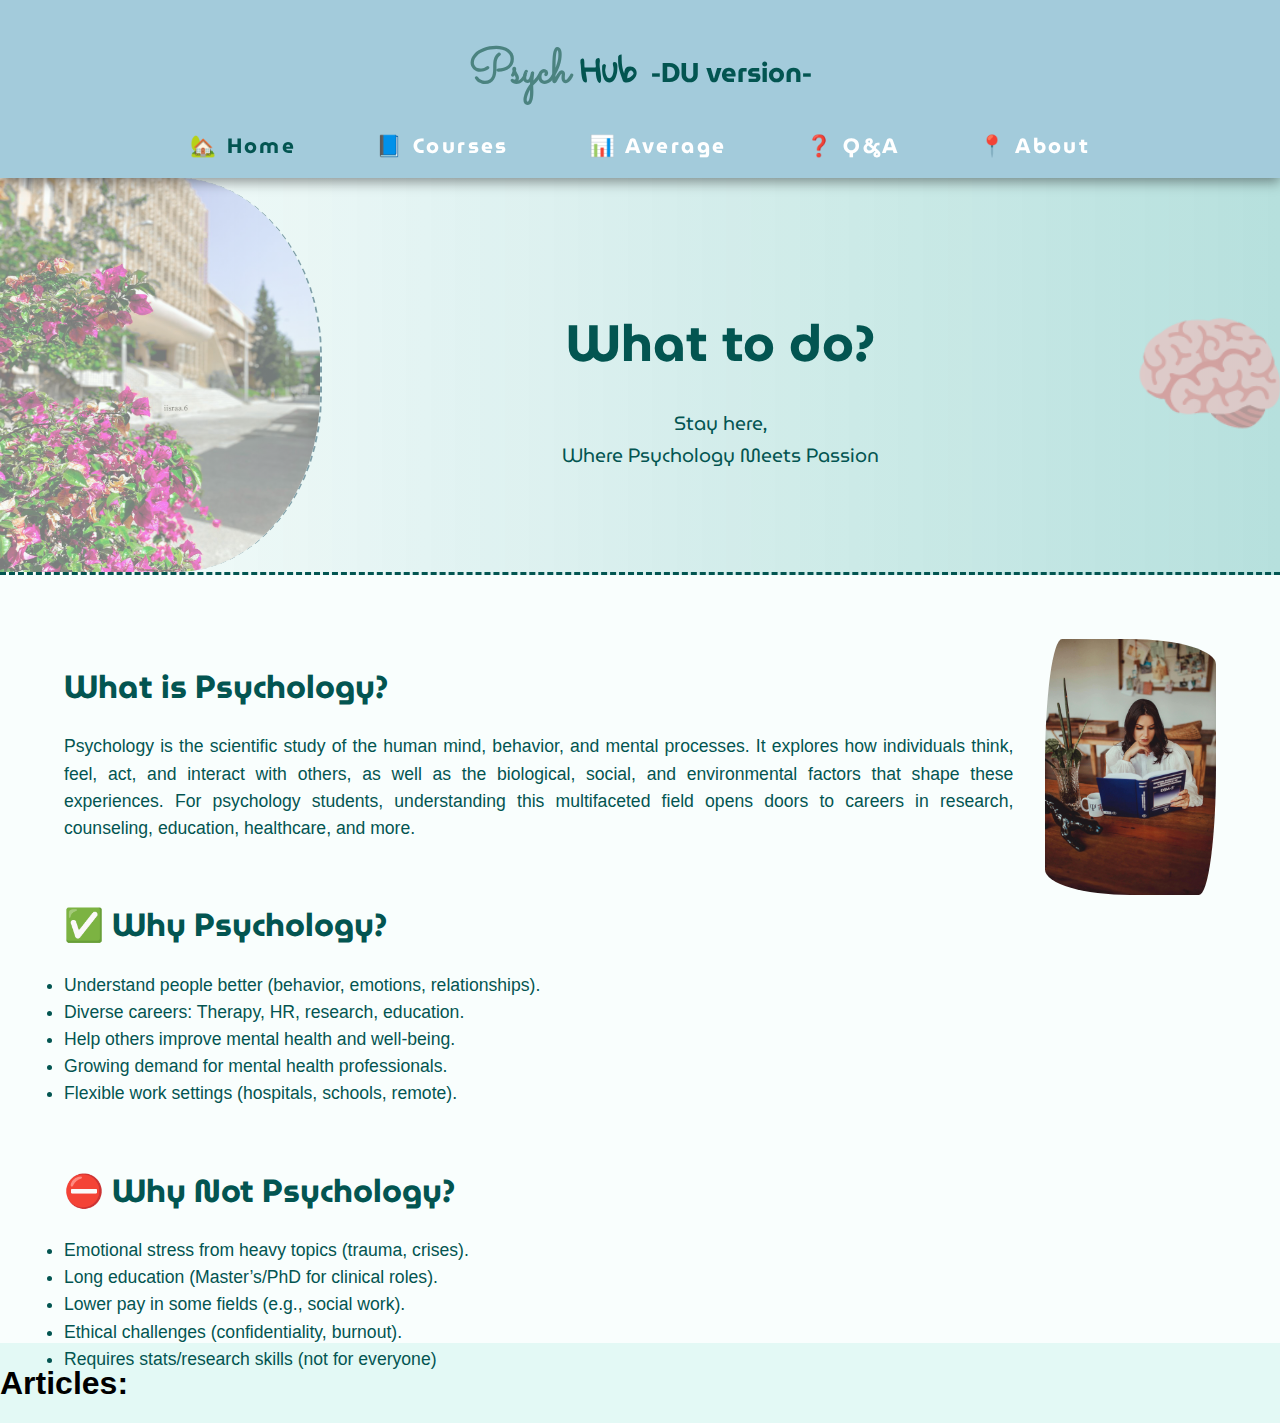
<file: index.html>
<!DOCTYPE html>
<html lang="en">
  <head>
    <meta charset="UTF-8" />
    <meta name="viewport" content="width=device-width, initial-scale=1.0" />
    <title>PsychHub</title>
    <link rel="stylesheet" href="./style.css" />
  </head>
  <body>
    <nav>
      <h1><span> Psych </span>Hub <span class="du">-DU version-</span></h1>
      <ul>
        <li><a href="index.html" class="active-link">🏡 Home</a></li>
        <li><a href="courses.html">📘 Courses</a></li>
        <li><a href="average.html">📊 Average</a></li>
        <li><a href="Q & A.html">❓ Q&A</a></li>
        <li><a href="about.html">📍 About</a></li>
      </ul>
    </nav>

    <section id="home" class="hero">
      <section>
        <img class="img1" src="./img/8.jpg" />
      </section>
      <h1 class="what">What to do?</h1>
      <p class="where">Stay here,</p>
      <p class="where">Where Psychology Meets Passion</p>
    </section>

    <!-- overview -->
    <section class="overview">
      <div>
        <h1>What is Psychology?</h1>
        <p>
          Psychology is the scientific study of the human mind, behavior, and
          mental processes. It explores how individuals think, feel, act, and
          interact with others, as well as the biological, social, and
          environmental factors that shape these experiences. For psychology
          students, understanding this multifaceted field opens doors to careers
          in research, counseling, education, healthcare, and more.
        </p> </br>

        <h1>✅ Why Psychology?</h1>
        <p>
          <li>Understand people better (behavior, emotions, relationships).</li>
          <li>Diverse careers: Therapy, HR, research, education.</li>
          <li>Help others improve mental health and well-being.</li>
          <li>Growing demand for mental health professionals.</li>
          <li>Flexible work settings (hospitals, schools, remote).</li>
        </p> </br>


        <h1>⛔ Why Not Psychology?</h1>
        <p>
          <li>Emotional stress from heavy topics (trauma, crises).</li>
          <li>Long education (Master’s/PhD for clinical roles).</li>
          <li>Lower pay in some fields (e.g., social work).</li>
          <li>Ethical challenges (confidentiality, burnout).</li>
          <li>Requires stats/research skills (not for everyone)</li>
        </p>
      </div>
      <div><img src="./img/1.jpg" /></div>
    </section>

    <!-- articles  -->
    <section>
      <div class="article">
        <h1>Articles:</h1>
      </div>
    </section>

    <script src="./script.js"></script>
  </body>
</html>
</file>
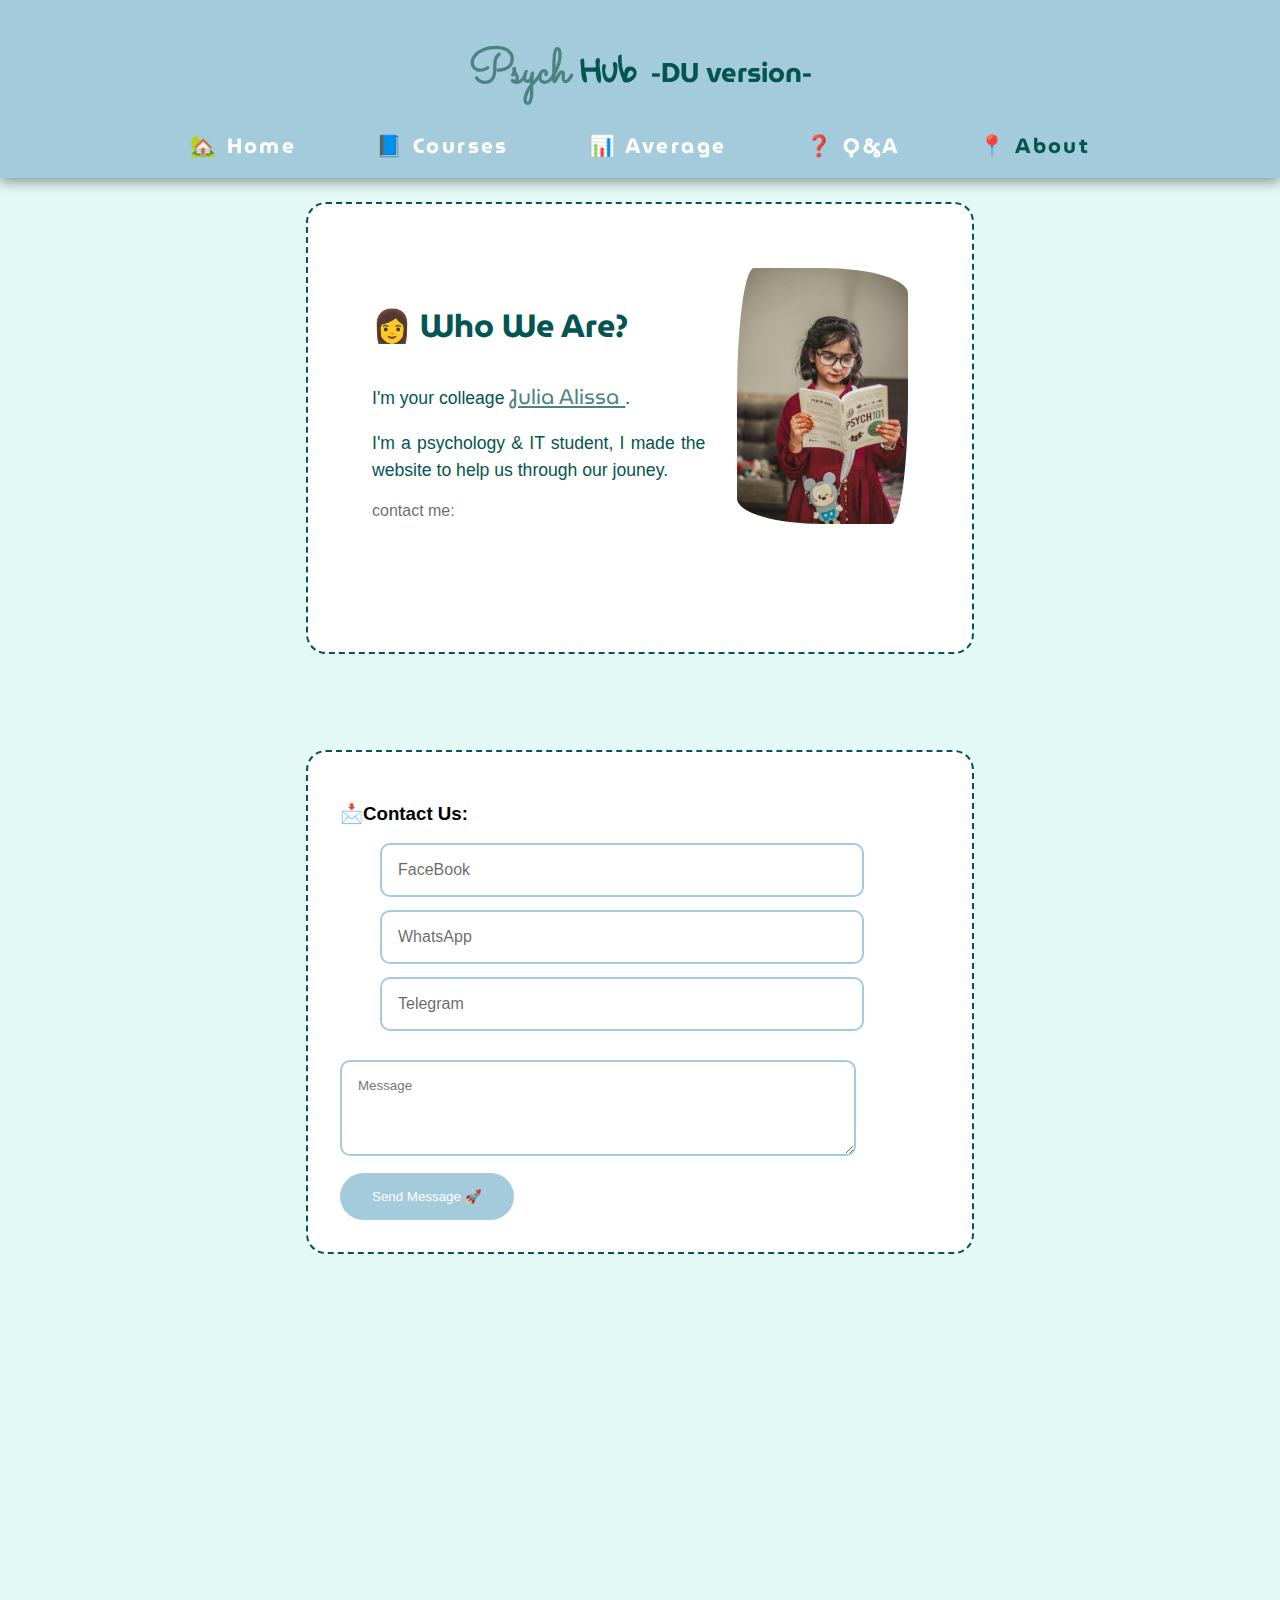
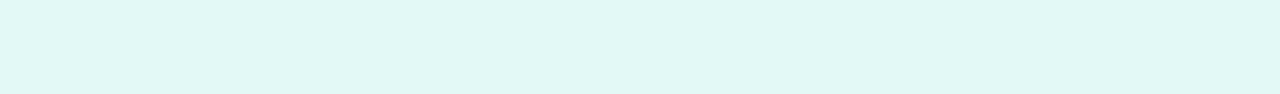
<file: about.html>
<!DOCTYPE html>
<html lang="en">
  <head>
    <meta charset="UTF-8" />
    <meta name="viewport" content="width=device-width, initial-scale=1.0" />
    <link rel="stylesheet" href="./style.css" />
    <title>About PsychHub</title>
  </head>
  <body>
    <nav>
      <h1><span> Psych </span>Hub <span class="du">-DU version-</span></h1>
      <ul>
        <li><a href="index.html">🏡 Home</a></li>
        <li><a href="courses.html">📘 Courses</a></li>
        <li><a href="average.html">📊 Average</a></li>
        <li><a href="Q & A.html">❓ Q&A</a></li>
        <li><a href="about.html" class="active-link">📍 About</a></li>
      </ul>
    </nav>

    <section class="About-form">
      <div class="julia-container">
        <div>
          <h3>👩 Who We Are?</h3>

          <p>I'm your colleage <span>Julia Alissa </span>.</p>
          <p>
            I'm a psychology & IT student, I made the website to help us through
            our jouney.
          </p>
          <a>contact me:</a>
        </div>

        <img src="./img/4.jpg" />
      </div>
    </section>

    <section id="about" style="padding: 3rem">
      <div class="About-form">
        <h3>📩Contact Us:</h3>

        <ul>
          <li>
            <a
              href="https://www.facebook.com/groups/935596293760766/?ref=share&mibextid=rMsLIU"
            >
              FaceBook
            </a>
          </li>
          <li>
            <a href="juliaalissa123@gmail.com"> WhatsApp </a>
          </li>
          <li>
            <a href="t.me/kuliyataltarbia"> Telegram </a>
          </li>
        </ul>
        <textarea rows="4" placeholder="Message"></textarea>
        <button>Send Message 🚀</button>
      </div>
    </section>

    <iframe
      id="map"
      src="https://www.google.com/maps/embed?pb=!1m14!1m8!1m3!1d13306.812540214676!2d36.2750436!3d33.5091!3m2!1i1024!2i768!4f13.1!3m3!1m2!1s0x1518e1247e91bf81%3A0xb22cef1f8813ffa7!2z2YPZhNmK2Kkg2KfZhNiq2LHYqNmK2KkgXyDYrNin2YXYudipINiv2YXYtNmC!5e0!3m2!1sen!2s!4v1745813663463!5m2!1sen!2s"
      width="800"
      height="400"
      style="border: 0"
      allowfullscreen=""
      loading="lazy"
      referrerpolicy="no-referrer-when-downgrade"
    ></iframe>
  </body>
</html>
</file>
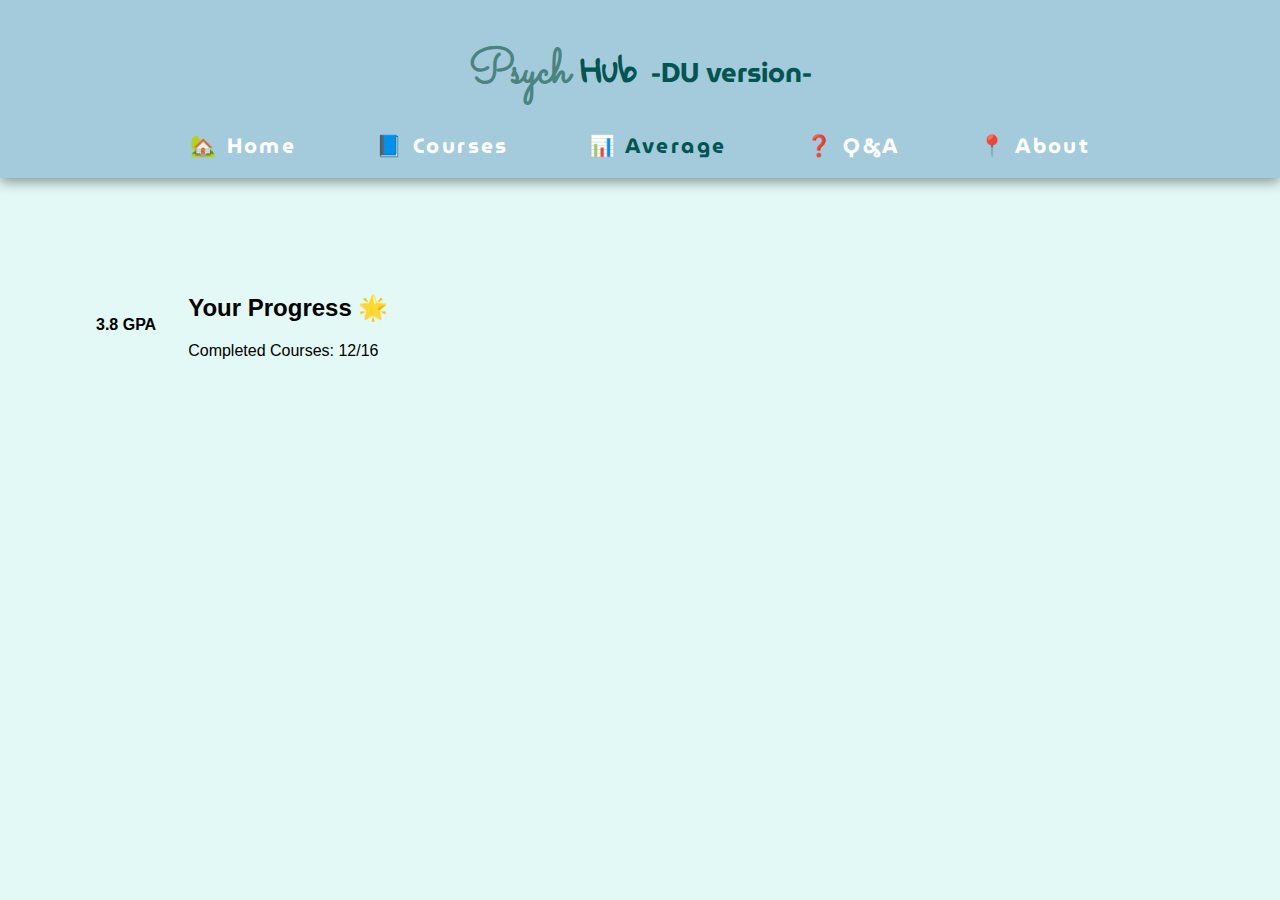
<file: average.html>
<!DOCTYPE html>
<html lang="en">
  <head>
    <meta charset="UTF-8" />
    <meta name="viewport" content="width=device-width, initial-scale=1.0" />
    <link rel="stylesheet" href="./style.css" />
    <title>Average</title>
  </head>
  <body>
    <nav>
      <h1><span> Psych </span>Hub <span class="du">-DU version-</span></h1>

      <ul>
        <li><a href="index.html">🏡 Home</a></li>
        <li><a href="courses.html">📘 Courses</a></li>
        <li><a href="average.html" class="active-link">📊 Average</a></li>
        <li><a href="Q & A.html">❓ Q&A</a></li>
        <li><a href="about.html">📍 About</a></li>
      </ul>
    </nav>

    <section id="profile" class="profile-section">
      <div class="progress-ring">
        <span style="color: var(--cream); font-weight: bold">3.8 GPA</span>
      </div>
      <div>
        <h2>Your Progress 🌟</h2>
        <p>Completed Courses: 12/16</p>
        <div class="calendar" style="margin-top: 1rem">
          <!-- Calendar days would go here -->
        </div>
      </div>
    </section>
  </body>
</html>
</file>
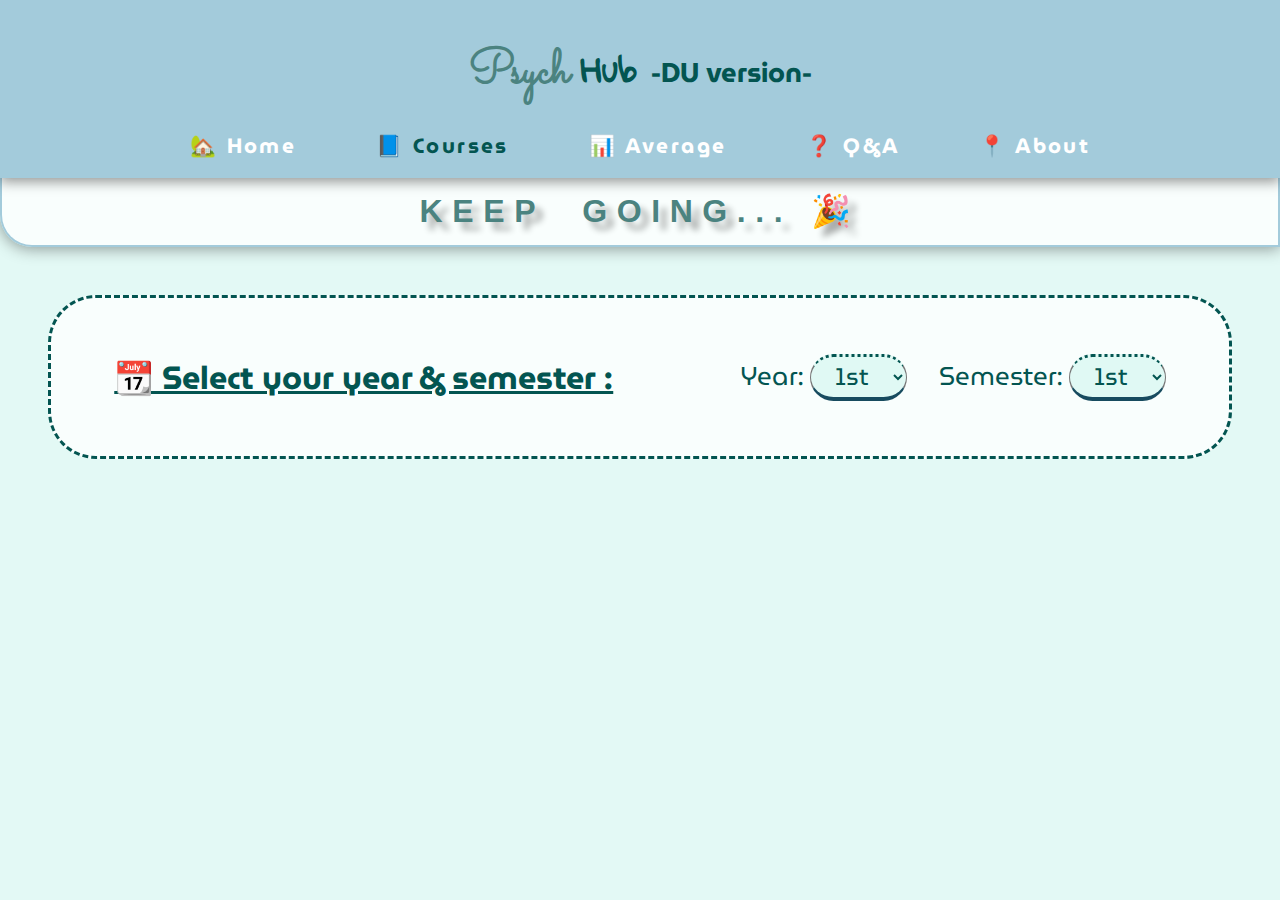
<file: courses.html>
<!DOCTYPE html>
<html lang="en">
  <head>
    <meta charset="UTF-8" />
    <meta name="viewport" content="width=device-width, initial-scale=1.0" />
    <link rel="stylesheet" href="./style.css" />
    <title>Courses</title>
  </head>
  <body>
    <nav>
      <h1><span> Psych </span>Hub <span class="du">-DU version-</span></h1>
      <ul>
        <li><a href="index.html">🏡 Home</a></li>
        <li><a href="courses.html" class="active-link">📘 Courses</a></li>
        <li><a href="average.html">📊 Average</a></li>
        <li><a href="Q & A.html">❓ Q&A</a></li>
        <li><a href="about.html">📍 About</a></li>
      </ul>
    </nav>
    <!-- keep going -->
    <div class="motivation-container">
      <h1>
        <span>K</span><span>E</span><span>E</span><span>P</span
        ><span style="white-space: pre"> </span> <span>G</span><span>O</span
        ><span>I</span><span>N</span><span>G</span><span>.</span><span>.</span
        ><span>.</span>
        <div class="motivation-character">🎉</div>
      </h1>
    </div>

    <!-- Select year & semester -->
    <div class="selectors">
      <h1>📆 Select your year & semester :</h1>
      <div class="actSelectors">
        <div class="chooseYear">
          <label class="year">Year: </label>
          <select id="yearSelect" onchange="handleYearChange()">
            <option value="1">1st</option>
            <option value="2">2nd</option>
            <option value="3">3rd</option>
            <option value="4">4th</option>
            <option value="5">5th</option>
          </select>
        </div>

        <div class="chooseSemester">
          <label class="semester">Semester: </label>
          <select id="semesterSelect" onchange="handleSemesterChange()">
            <option value="1">1st</option>
            <option value="2">2nd</option>
          </select>
        </div>
      </div>
    </div>
    <div id="courseContainer"></div>

    <script src="./script.js"></script>
  </body>
</html>
</file>
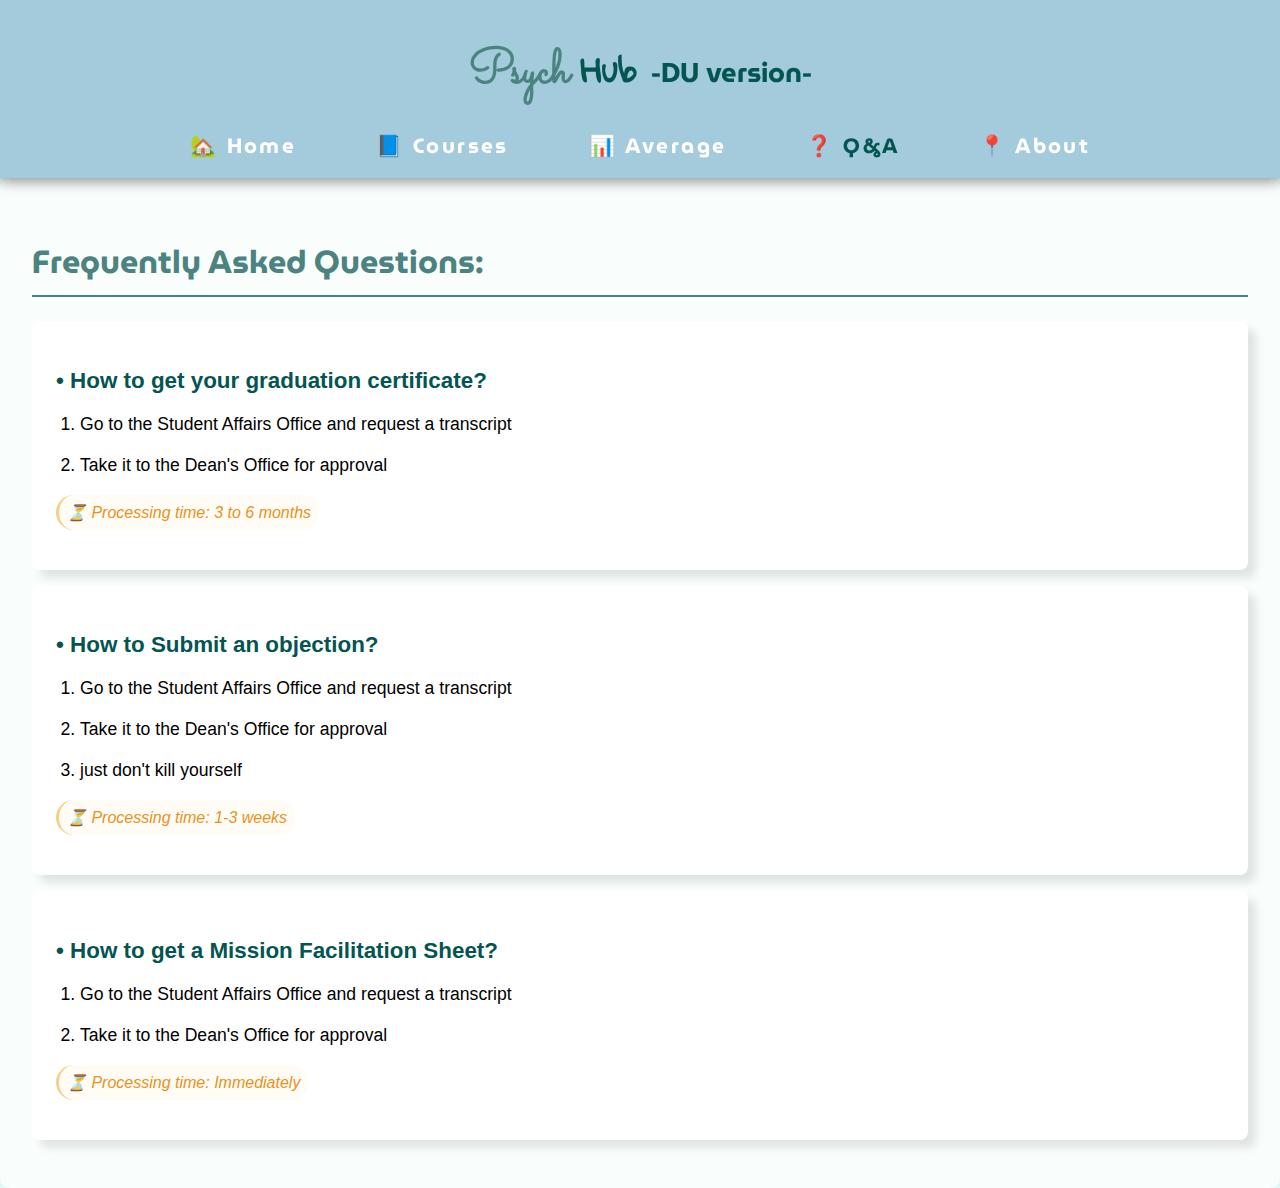
<file: Q & A.html>
<!DOCTYPE html>
<html lang="en">
  <head>
    <meta charset="UTF-8" />
    <meta name="viewport" content="width=device-width, initial-scale=1.0" />
    <link rel="stylesheet" href="./style.css" />
    <title>Document</title>
  </head>
  <body>
    <nav>
      <h1><span> Psych </span>Hub <span class="du">-DU version-</span></h1>
      <ul>
        <li><a href="index.html">🏡 Home</a></li>
        <li><a href="courses.html">📘 Courses</a></li>
        <li><a href="average.html">📊 Average</a></li>
        <li><a href="Q & A.html" class="active-link">❓ Q&A</a></li>
        <li><a href="about.html">📍 About</a></li>
      </ul>
    </nav>
    <div class="faq-section">
      <div class="faq-container">
        <h2 class="faq-title">Frequently Asked Questions:</h2>

        <!-- Q&A Item -->
        <div class="faq-item">
          <h3 class="question">• How to get your graduation certificate?</h3>
          <div class="faq-answer">
            <ol class="steps-list">
              <li>Go to the Student Affairs Office and request a transcript</li>
              <li>Take it to the Dean's Office for approval</li>
            </ol>
            <p class="time-note">⏳ Processing time: 3 to 6 months</p>
          </div>
        </div>

        <div class="faq-item">
          <h3 class="question">• How to Submit an objection?</h3>
          <div class="faq-answer">
            <ol class="steps-list">
              <li>Go to the Student Affairs Office and request a transcript</li>
              <li>Take it to the Dean's Office for approval</li>
              <li>just don't kill yourself</li>
            </ol>
            <p class="time-note">⏳ Processing time: 1-3 weeks</p>
          </div>
        </div>

        <div class="faq-item">
          <h3 class="question">• How to get a Mission Facilitation Sheet?</h3>
          <div class="faq-answer">
            <ol class="steps-list">
              <li>Go to the Student Affairs Office and request a transcript</li>
              <li>Take it to the Dean's Office for approval</li>
            </ol>
            <p class="time-note">⏳ Processing time: Immediately</p>
          </div>
        </div>
      </div>
    </div>
  </body>
</html>
</file>
<file: style.css>
@import url("https://fonts.googleapis.com/css2?family=MuseoModerno:ital,wght@0,100..900;1,100..900&family=Sacramento&display=swap");
/*   font-family: "Sacramento", cursive;   */
@import url("https://fonts.googleapis.com/css2?family=MuseoModerno:ital,wght@0,100..900;1,100..900&display=swap");
/*      font-family: "MuseoModerno", sans-serif;  */
@import url("https://fonts.googleapis.com/css2?family=Gloria+Hallelujah&display=swap");
/*          font-family: "Gloria Hallelujah", cursive;  */

:root {
  --smthWhite: rgba(255, 255, 255, 0.797);
  --blush: #b6e0dd;
  --teal: #a3cbdb;
  --blue: #4b8380;
  --mint: #cdf4ed8f;
  --lilac: #035551;
  --navy: #174b5f;
}

body {
  margin: 0;
  padding: 0;
  font-family: "Verdana", sans-serif;
  transition: 0.6s linear;
  background: var(--mint);
}
html {
  font-size: 100%;
}
.active-link {
  color: var(--lilac);
  transform: translateY(-100px);
}
nav {
  font-family: "MuseoModerno", sans-serif;
  text-align: center;
  background: var(--teal);
  padding: min(1rem, 5%);
  position: sticky;
  top: 0;
  box-shadow: 0 4px 12px rgba(0, 0, 0, 0.403);
  z-index: 100;
}
nav h1 {
  font-family: "Gloria Hallelujah", cursive;
  font-size: 2rem;
  padding: 0;
  color: var(--lilac);
}
nav span {
  font-family: "Sacramento", cursive;
  font-size: 3rem;
  padding: 0;
  color: var(--blue);
}
.du {
  color: var(--cream);
  font-size: 1.7rem;
  font-family: "MuseoModerno", sans-serif;
}
nav ul {
  display: flex;
  justify-content: center;
  gap: 3rem;
  list-style: none;
  padding: 0;
  margin: 0;
}

nav a {
  color: white;
  text-decoration: none;
  font-weight: bold;
  letter-spacing: 0.15rem;
  padding: 1rem;
  font-size: 1.3rem;
  transition: all 0.6s;
}

nav a:hover {
  text-decoration: underline;
  color: var(--lilac);
  transform: translateY(-100px);
}
/*          home page style            */
.img1 {
  position: absolute;
  left: 0rem;
  bottom: 0rem;
  width: 20rem;
  height: 100%;
  opacity: 0.5;
  border-top-right-radius: 45%;
  border-bottom-right-radius: 45%;
  border-right: 2px dashed var(--navy);
}

.hero {
  background: linear-gradient(to right, var(--smthWhite), var(--blush));
  padding: 6rem 2rem;
  padding-block: min(10vh, 30rem);
  font-size: 1.6rem;
  color: var(--lilac);
  text-align: center;
  position: relative;
  overflow: hidden;
  flex-wrap: wrap;
  border-bottom: 3px dashed var(--lilac);
}
.hero .what {
  font-family: "MuseoModerno", sans-serif;
  margin-left: 10rem;
}
.hero .where {
  font-family: "MuseoModerno", sans-serif;
  font-size: 1.2rem;
  line-height: 0.8rem;
  margin-left: 10rem;
}
.hero::after {
  content: "🧠";
  font-size: 8rem;
  position: absolute;
  right: -10px;
  top: 50%;
  transform: translateY(-50%);
  opacity: 0.5;
  animation: float 4s ease-in-out infinite;
}
.overview {
  padding: min(4rem, 8%);
  height: 40rem;
  color: var(--lilac);
  background-color: var(--smthWhite);
  display: flex;
  justify-content: space-between;
  gap: 2rem;
}
.overview h1 {
  font-family: "MuseoModerno", sans-serif;
}
.overview p,
.overview li {
  font-size: 1.1rem;
  line-height: 1.7rem;
  text-align: justify;
}
.overview img {
  height: 40%;
  border-radius: 10% 50% 10% 50% / 50% 10% 50% 10%;
}
.overview li {
  line-height: 1.7rem;
}
/*             courses style              */

/* motivation*/

.motivation-container {
  height: 4rem;
  background: var(--smthWhite);
  padding: 0.1rem 1rem;
  gap: 1rem;
  box-shadow: 0 4px 15px rgba(0, 0, 0, 0.1);
  display: flex;
  align-items: center;
  justify-content: center;
  letter-spacing: 0.6rem;
  border: 2px solid var(--teal);
  border-top: 0px;
  border-bottom-left-radius: 3rem;
  border-bottom-left-radius: 2rem;
  animation: 3s ease-in-out infinite;
  box-shadow: 0 0.1rem 1rem rgba(0, 0, 0, 0.403);
  z-index: 99;
}
.motivation-container span {
  position: relative;
  display: inline-block;
  color: var(--blue);
  font-size: 2rem;
  text-shadow: 0.5rem 0.5rem 0.4rem rgba(0, 0, 0, 0.318);
  animation: bounce 0.6s ease infinite alternate;
  z-index: 200;
}
.motivation-character {
  display: inline;
  position: relative;
  text-shadow: 0.5rem 0.5rem 0.4rem rgba(0, 0, 0, 0.318);
  animation: bounce 0.6s ease infinite alternate;
  z-index: 200;
}

h1 span:nth-child(2) {
  animation-delay: 0.05s;
}
h1 span:nth-child(3) {
  animation-delay: 0.1s;
}
h1 span:nth-child(4) {
  animation-delay: 0.15s;
}
h1 span:nth-child(5) {
  animation-delay: 0.3s;
}
h1 span:nth-child(6) {
  animation-delay: 0.35s;
}
h1 span:nth-child(7) {
  animation-delay: 0.4s;
}
h1 span:nth-child(8) {
  animation-delay: 0.45s;
}
h1 span:nth-child(9) {
  animation-delay: 0.5s;
}
h1 span:nth-child(10) {
  animation-delay: 0.55s;
}
h1 span:nth-child(11) {
  animation-delay: 0.6s;
}
h1 span:nth-child(12) {
  animation-delay: 0.65s;
}
h1 span:nth-child(13) {
  animation-delay: 0.7s;
}
h1 div:nth-child(14) {
  animation-delay: 0.75s;
}
@keyframes bounce {
  100% {
    top: -1.9rem;
  }

  0% {
    top: 0.3rem;
  }
}

/*  selectors  */

.selectors {
  display: flex;
  justify-content: space-around;
  overflow: hidden;
  align-items: center;
  text-align: center;
  margin: 3rem;
  padding: 2rem 0.5rem;
  border-radius: 3rem;
  border: 0.2rem dashed var(--lilac);
  color: var(--lilac);
  background: var(--smthWhite);
}
.actSelectors {
  display: flex;
  justify-content: space-between;
  flex-wrap: wrap;
  gap: 2rem;
}
.selectors h1 {
  font-size: 2rem;
  font-weight: bold;
  color: var(--lilac);
  font-family: "MuseoModerno", sans-serif;
  padding-right: 1rem;
  text-decoration: underline;
}
.year,
.semester {
  font-size: 1.6rem;
  color: var(--lilac);
  font-family: "MuseoModerno", sans-serif;
}
#yearSelect,
#semesterSelect {
  border-bottom: 0.3rem solid var(--navy);
  border-top: var(--lilac) dotted;
  color: var(--lilac);
  background-color: var(--mint);
  font-size: 1.5rem;
  padding: 0rem 1rem;
  border-radius: 2.3rem;
  text-align: center;
  font-family: "MuseoModerno", sans-serif;
}
/*  courses  */

#courseContainer {
  display: grid;
  grid-template-rows: 1fr 1fr 1fr;
}
.card {
  background: white;
  border-radius: 20px;
  margin: 2rem;
  padding: min(2rem, 5%);
  transition: transform 0.3s ease;
  border: 3px solid var(--teal);
  overflow: hidden;
}

.card:hover {
  transform: rotate(-0.5deg) scale(1.03);
}

.progress-bar {
  height: 8px;
  background: var(--lilac);
  border-radius: 4px;
  margin: 1rem 0;
}

.progress-fill {
  height: 100%;
  background: var(--teal);
  transition: width 0.5s ease;
}

.resource-buttons {
  gap: 0.5rem;
  margin-top: 1rem;
}

.resource-btn {
  background: var(--mint);
  border: 2px solid var(--teal);
  color: var(--lilac);
  padding: 0.5rem 1rem;
  border-radius: 15px;
  cursor: pointer;
  transition: all 0.3s ease;
}

.resource-btn a {
  text-decoration: none;
  color: var(--lilac);
}

.resource-btn:hover {
  background: var(--teal);
  color: var(--smthWhite);
}

.faculty-chip {
  display: flex;
  align-items: center;
  gap: 0.5rem;
  background: var(--cream);
  padding: 0.5rem;
  border-radius: 20px;
  margin-top: 1rem;
  transition: transform 0.3s ease;
}

.faculty-chip:hover {
  transform: translateX(5rem);
}

/*           average style            */

.profile-section {
  background: var(--cream);
  padding: 3rem;
  margin: 3rem;
  border-radius: 30px;
  display: flex;
  gap: 2rem;
  align-items: center;
}

/*              Q&A style            */
.faq-section {
  padding: 2rem;
  background-color: var(--smthWhite);
  border-radius: 10px;
}

.faq-title {
  color: var(--blue);
  border-bottom: 2px solid var(--blue);
  padding-bottom: 0.5rem;
  margin-bottom: 1.5rem;
  font-family: "MuseoModerno", sans-serif;
  font-size: 2rem;
}

.faq-item {
  background: white;
  padding: 1.5rem;
  margin: 1rem 0;
  border-radius: 8px;
  box-shadow: 0.5rem 0.5rem 0.5rem rgba(0, 0, 0, 0.1);
}

.question {
  color: var(--lilac);
  margin-bottom: 1rem;
  font-size: 1.4rem;

  font-family: Verdana, Geneva, Tahoma, sans-serif;
}

.steps-list {
  padding-left: 1.5rem;
  margin: 1rem 0;
  font-size: 1.1rem;
  font-family: Verdana, Geneva, Tahoma, sans-serif;
}

.steps-list li {
  margin-bottom: 0.8rem;

  line-height: 1.6;
}

.time-note {
  color: #e99221;
  font-style: italic;
  margin-top: 1rem;
  padding: 0.5rem;
  background-color: #fffcf5;
  border-left: 3px solid #e7b43c98;
  border-radius: 10rem;
  width: fit-content;
}
.time-note:hover {
  transform: translateX(5rem);
}
/*about style*/
.julia-container {
  display: flex;
  justify-content: space-between;
  padding: min(2rem, 8%);
  height: 20rem;
  color: var(--lilac);
  background-color: var(--smthWhite);
  gap: 2rem;
}

.julia-container h3 {
  font-family: "MuseoModerno", sans-serif;
  font-size: 2rem;
}
.julia-container span {
  font-family: "MuseoModerno", sans-serif;
  color: var(--blue);
  text-decoration: underline;
  font-size: 1.3rem;
}
.julia-container p {
  font-size: 1.1rem;
  line-height: 1.7rem;
  text-align: justify;
}
.julia-container img {
  height: 80%;
  border-radius: 10% 50% 10% 50% / 50% 10% 50% 10%;
}
#map {
  height: 300px;
  background: var(--cream);
  border-radius: 20px;
  margin: 2rem 0;
}

.About-form {
  background: white;
  border: 2px dashed var(--lilac);
  padding: 2rem;
  border-radius: 20px;
  max-width: 600px;
  margin: 1.5rem auto;
}

input,
textarea,
.About-form li {
  width: 80%;
  padding: 1rem;
  margin: 0.8rem 0;
  border: 2px solid var(--teal);
  border-radius: 10px;
  font-family: inherit;
  list-style: none;
}

.About-form a {
  text-decoration: none;
  color: rgba(0, 0, 0, 0.608);
}

button {
  background: var(--teal);
  color: white;
  border: none;
  padding: 1rem 2rem;
  border-radius: 25px;
  cursor: pointer;
  transition: all 0.3s ease;
}

button:hover {
  background: var(--blush);
  transform: scale(1.05);
}
#map {
  border: 1rem solid #7dc8ca;
  min-height: 10rem;
  border-radius: 5%;
  width: 100%;
}

@keyframes float {
  0% {
    transform: translateY(0px) rotate(0deg);
  }
  50% {
    transform: translateY(-100px) rotate(20deg);
  }
  100% {
    transform: translateY(0px) rotate(0deg);
  }
}

@media (max-width: 768px) {
  html {
    font-size: 80%;
  }
  nav ul {
    text-align: center;
    gap: 1rem;
  }
}
@media (max-width: 600px) {
  .img1 {
    display: none;
  }
}
</file>
